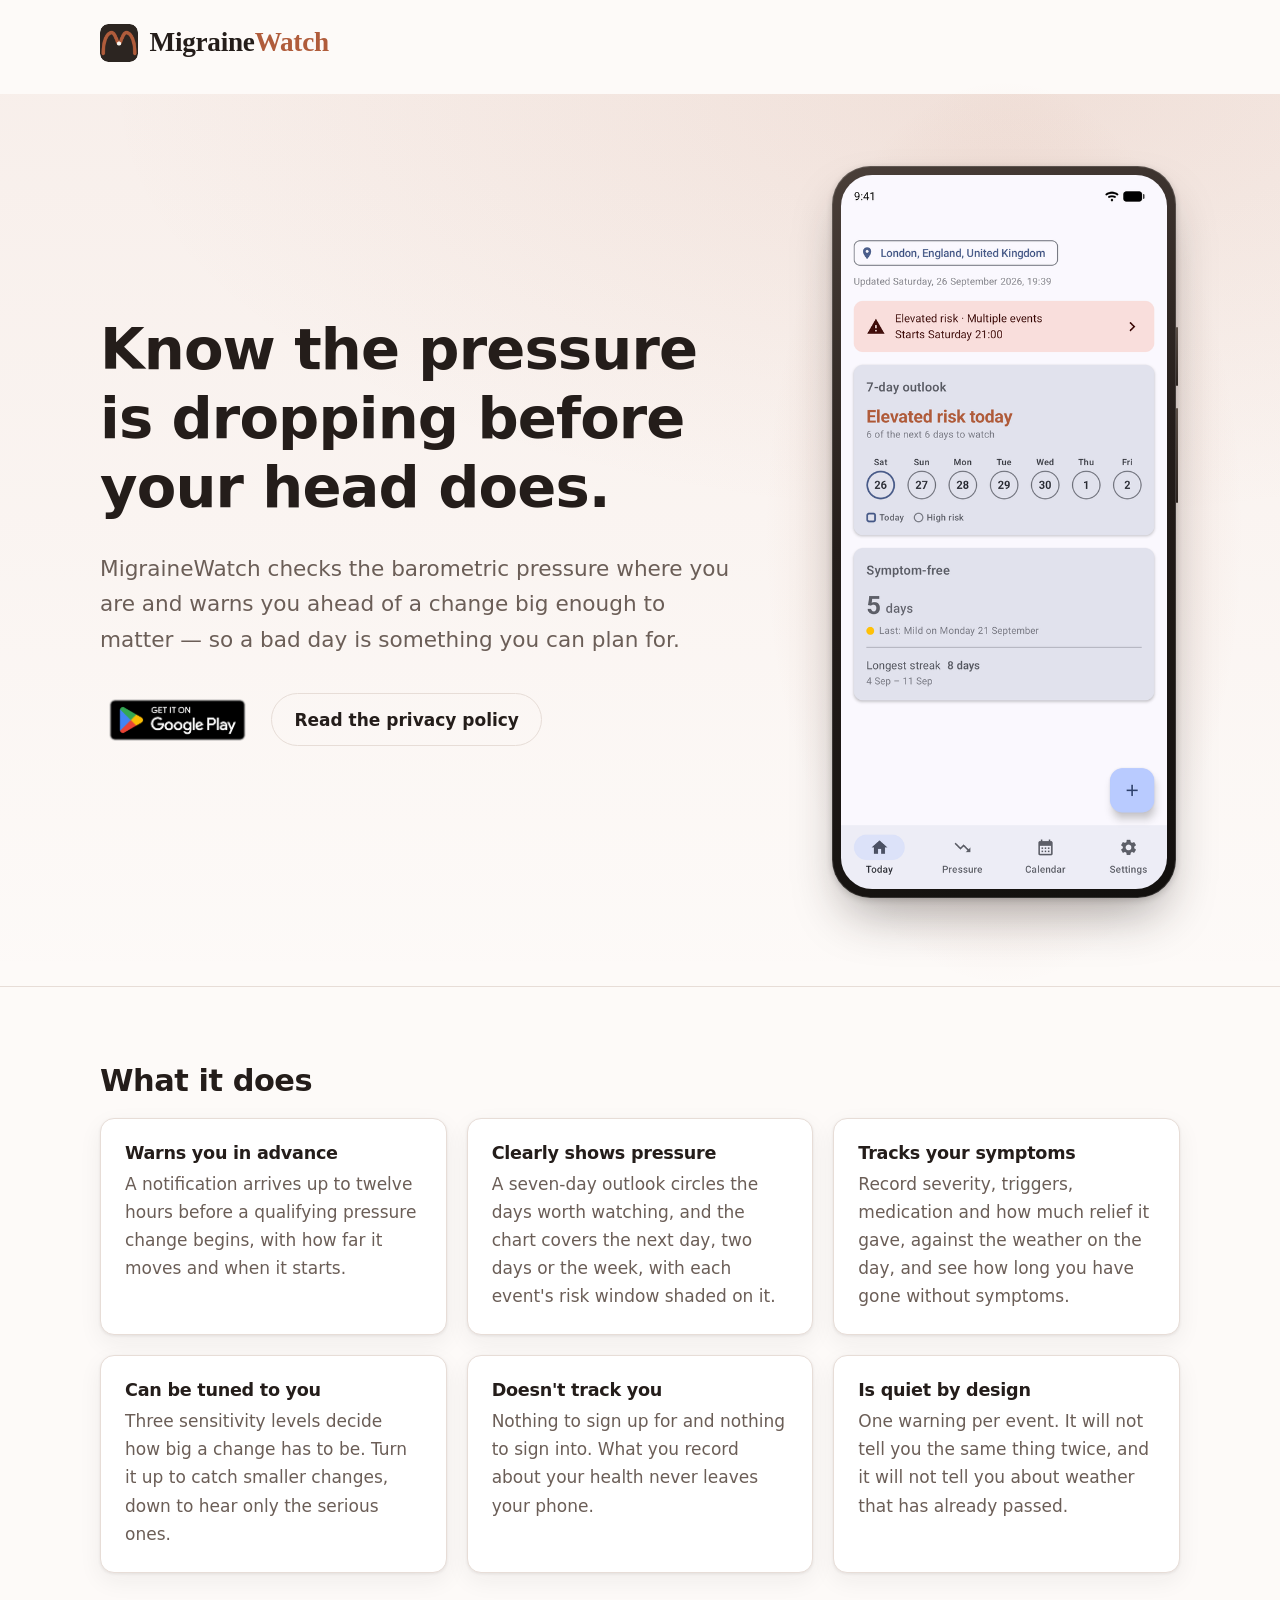
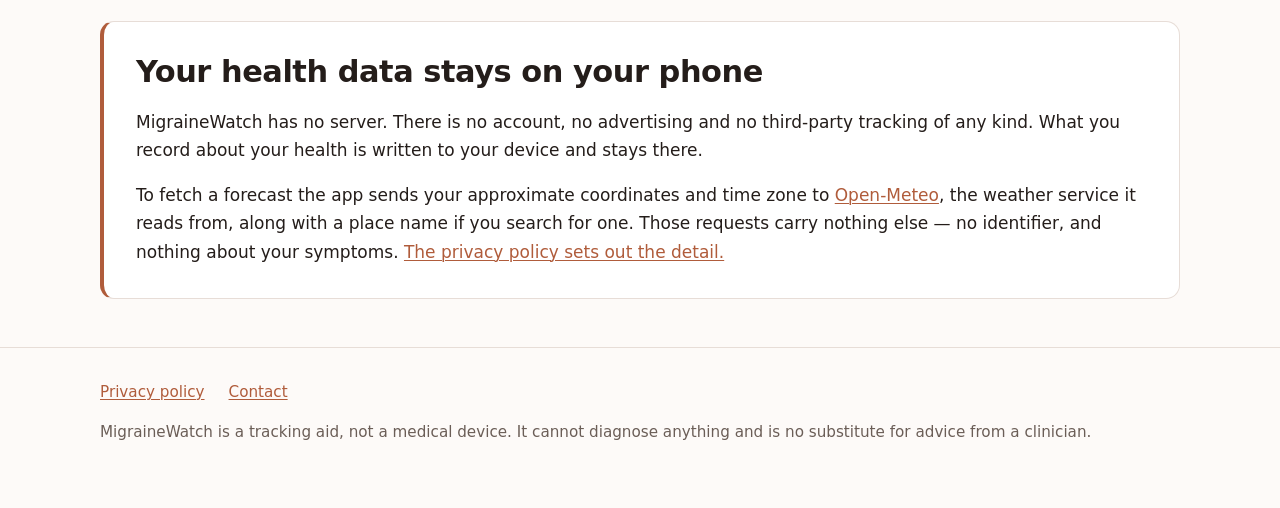
<file: docs/index.html>
<!DOCTYPE html>
<html lang="en">
<head>
<meta charset="utf-8">
<meta name="viewport" content="width=device-width, initial-scale=1">
<title>MigraineWatch — barometric pressure alerts for migraine</title>
<meta name="description" content="MigraineWatch tracks barometric pressure and warns you before a change large enough to matter. Your symptom log never leaves your phone.">
<meta name="theme-color" content="#2c2521">
<link rel="stylesheet" href="styles.css">
<link rel="icon" type="image/png" href="logo.png">
<link rel="apple-touch-icon" href="logo.png">
</head>
<body>

<header class="site-header">
    <div class="wrap">
        <a class="brand" href="./">
            <img class="brand-mark" src="logo.png" width="256" height="256" alt="">
            <span class="wordmark">Migraine<span class="wordmark-accent">Watch</span></span>
        </a>
    </div>
</header>

<main>
    <section class="hero">
        <div class="wrap hero-layout">
            <div class="hero-copy">
                <h1>Know the pressure is dropping before your head does.</h1>
                <p class="lede">
                    MigraineWatch checks the barometric pressure where you are and warns you
                    ahead of a change big enough to matter — so a bad day is something you
                    can plan for.
                </p>
                <div class="cta-row">
                    <!-- TODO: replace with your Play Store listing URL once the app is live.
                         The badge artwork is Google's own and must not be altered, recoloured
                         or redrawn — see play.google.com/intl/en_us/badges/. -->
                    <a class="play-badge" href="#">
                        <img src="google-play-badge.png" width="646" height="250"
                             alt="Get it on Google Play">
                    </a>
                    <a class="btn btn--ghost" href="privacy.html">Read the privacy policy</a>
                </div>
            </div>

            <div class="shot">
                <div class="device">
                    <div class="device-screen">
                        <img src="screenshot-today.png"
                             width="540" height="1181"
                             alt="The Today screen for London: a red banner reading 'Elevated risk, multiple events, starts Saturday 21:00', above a seven-day outlook headed 'Elevated risk today' with a circle on each day to watch, and a symptom-free count of 5 days since a mild day on Monday 21 September."
                             loading="eager" decoding="async">
                    </div>
                </div>
            </div>
        </div>
    </section>

    <section class="wrap">
        <h2>What it does</h2>
        <ul class="grid">
            <li class="card">
                <h3>Warns you in advance</h3>
                <p>
                    A notification arrives up to twelve hours before a qualifying pressure
                    change begins, with how far it moves and when it starts.
                </p>
            </li>
            <li class="card">
                <h3>Clearly shows pressure</h3>
                <p>
                    A seven-day outlook circles the days worth watching, and the chart
                    covers the next day, two days or the week, with each event's risk
                    window shaded on it.
                </p>
            </li>
            <li class="card">
                <h3>Tracks your symptoms</h3>
                <p>
                    Record severity, triggers, medication and how much relief it gave,
                    against the weather on the day, and see how long you have gone
                    without symptoms.
                </p>
            </li>
            <li class="card">
                <h3>Can be tuned to you</h3>
                <p>
                    Three sensitivity levels decide how big a change has to be. Turn it up
                    to catch smaller changes, down to hear only the serious ones.
                </p>
            </li>
            <li class="card">
                <h3>Doesn't track you</h3>
                <p>
                    Nothing to sign up for and nothing to sign into. What you record about
                    your health never leaves your phone.
                </p>
            </li>
            <li class="card">
                <h3>Is quiet by design</h3>
                <p>
                    One warning per event. It will not tell you the same thing twice, and
                    it will not tell you about weather that has already passed.
                </p>
            </li>
        </ul>

        <div class="panel">
            <h2>Your health data stays on your phone</h2>
            <p>
                MigraineWatch has no server. There is no account, no
                advertising and no third-party tracking of any kind. What you record about
                your health is written to your device and stays there.
            </p>
            <p>
                To fetch a forecast the app sends your approximate coordinates and time
                zone to <a href="https://open-meteo.com/" rel="noopener">Open-Meteo</a>,
                the weather service it reads from, along with a place name if you search
                for one. Those requests carry nothing else — no identifier, and nothing
                about your symptoms.
                <a href="privacy.html">The privacy policy sets out the detail.</a>
            </p>
        </div>
    </section>
</main>

<footer class="site-footer">
    <div class="wrap">
        <ul>
            <li><a href="privacy.html">Privacy policy</a></li>
            <li><a href="mailto:radami.contact@gmail.com">Contact</a></li>
        </ul>
        <p>
            MigraineWatch is a tracking aid, not a medical device. It cannot diagnose
            anything and is no substitute for advice from a clinician.
        </p>
    </div>
</footer>

</body>
</html>
</file>
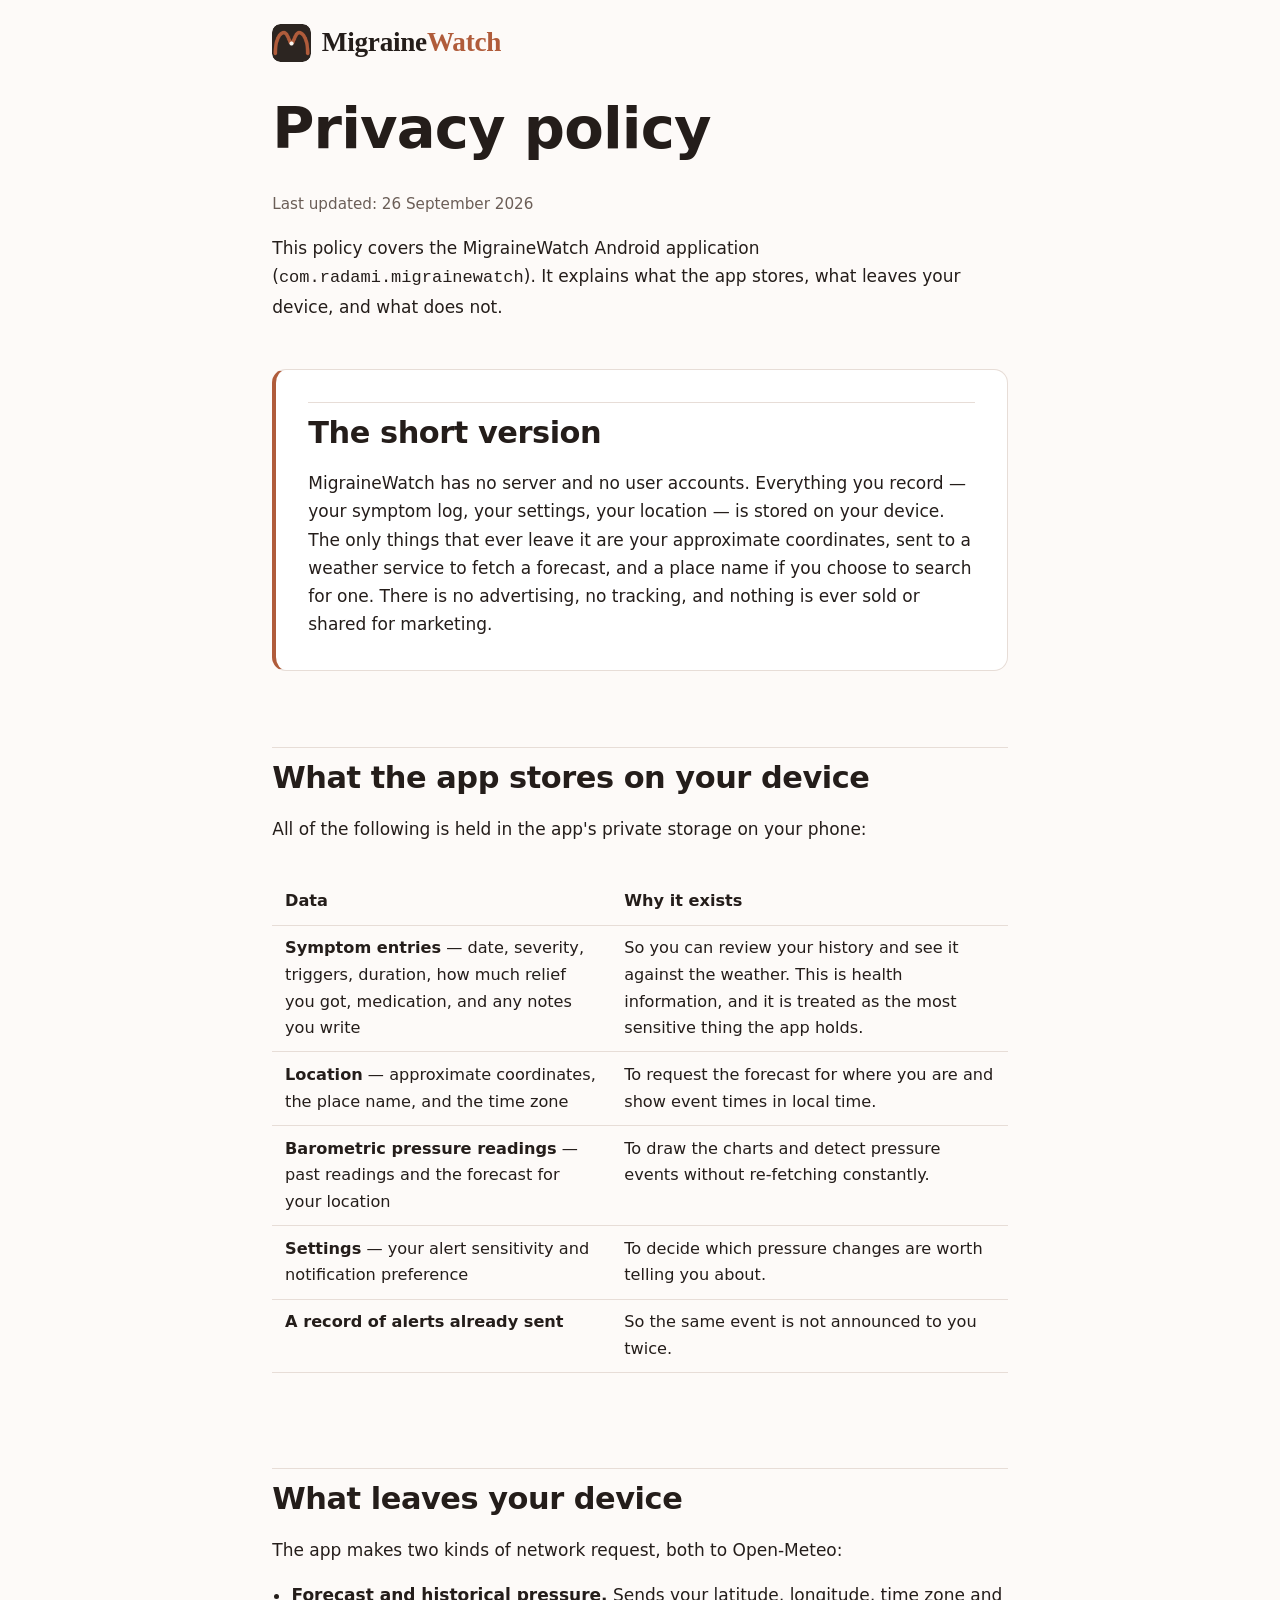
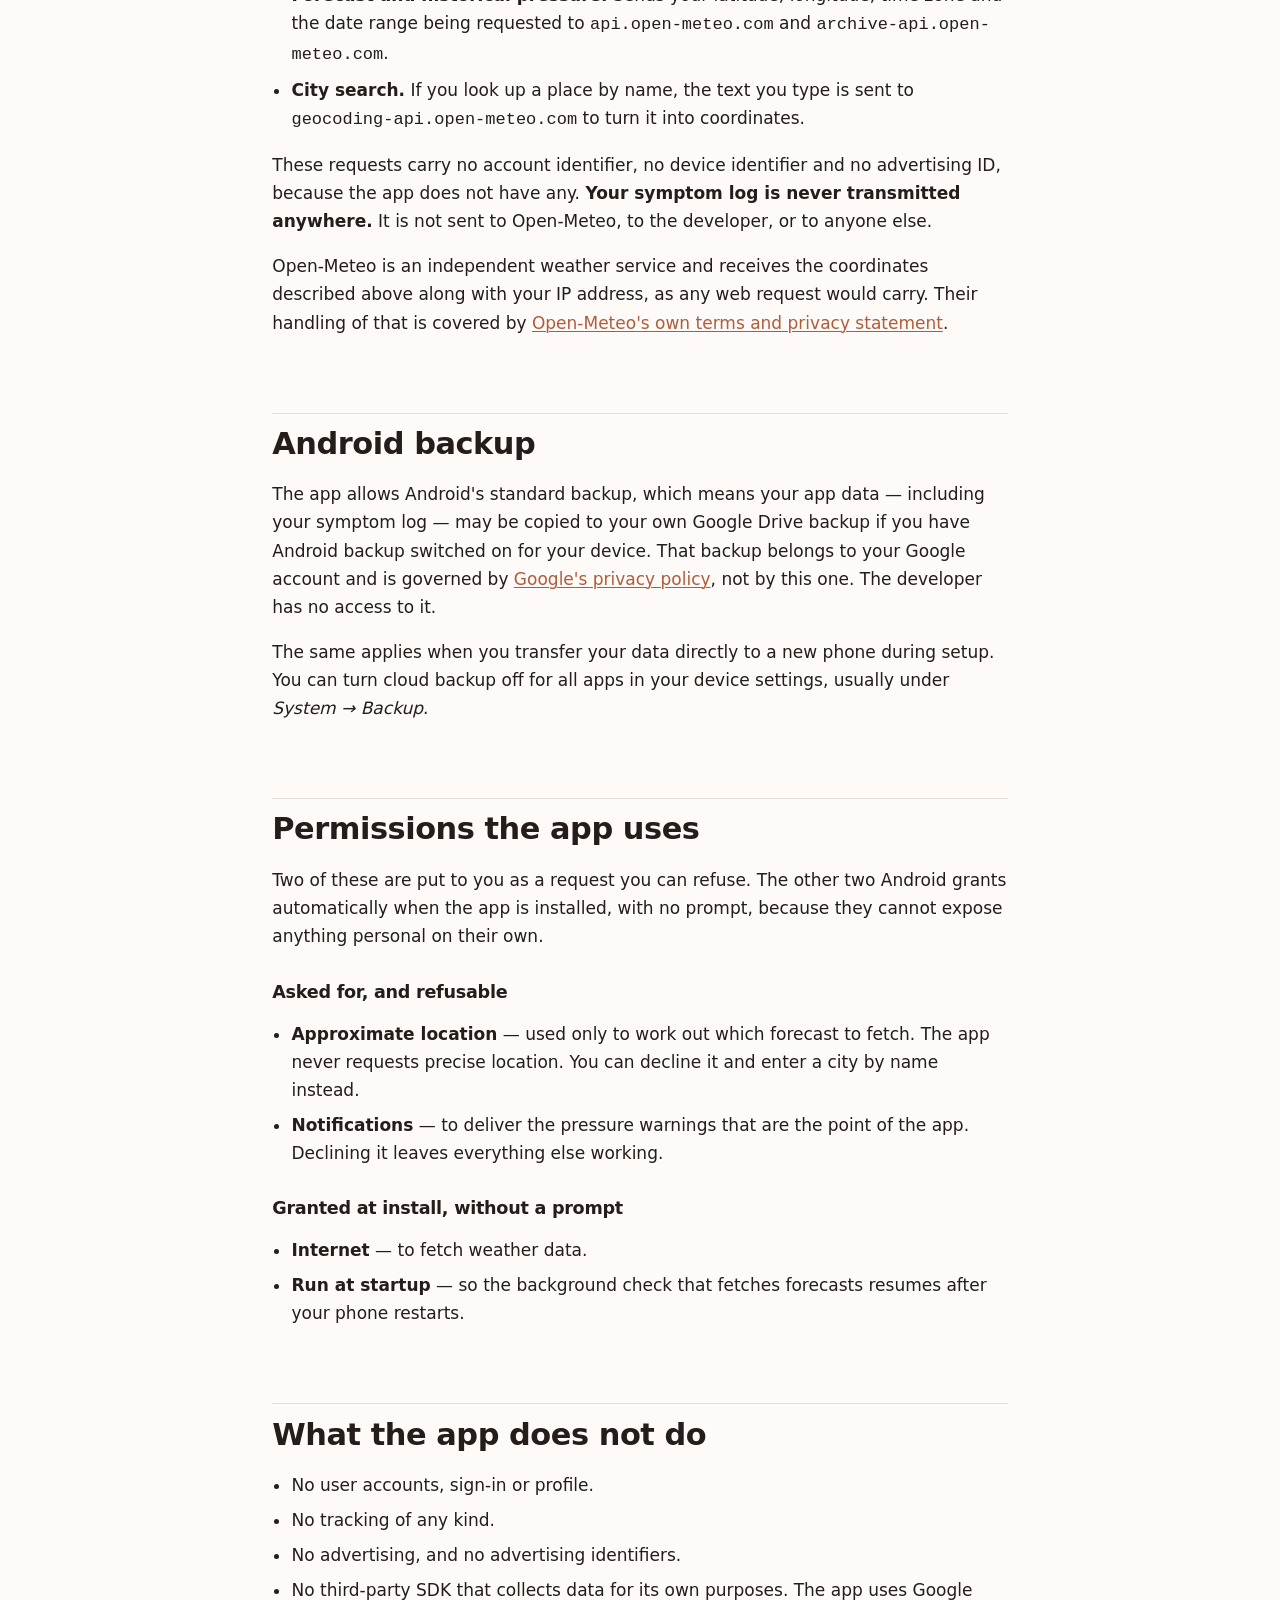
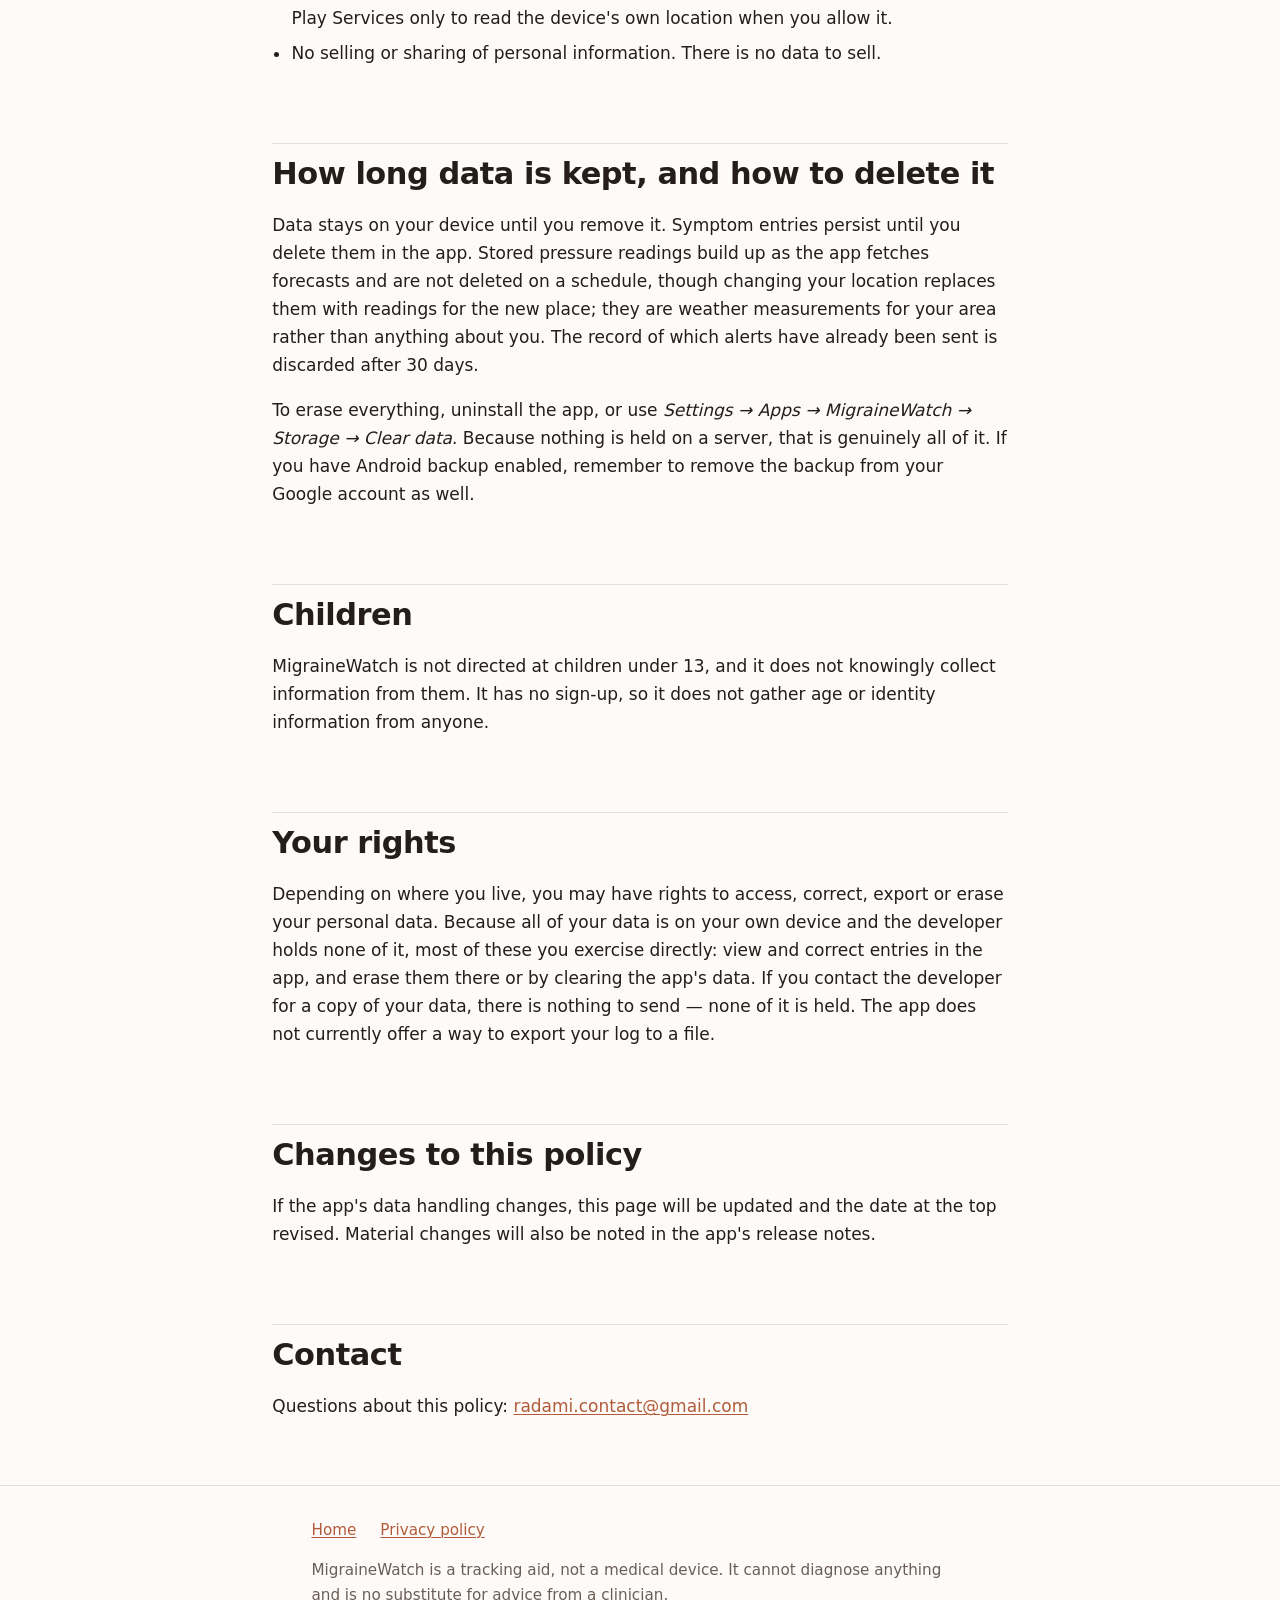
<file: docs/privacy.html>
<!DOCTYPE html>
<html lang="en">
<head>
<meta charset="utf-8">
<meta name="viewport" content="width=device-width, initial-scale=1">
<title>Privacy policy — MigraineWatch</title>
<meta name="description" content="How MigraineWatch handles your data: the symptom log stays on your device, and only your approximate coordinates and any place you search for are sent to the weather service.">
<meta name="theme-color" content="#2c2521">
<link rel="stylesheet" href="styles.css">
<link rel="icon" type="image/png" href="logo.png">
<link rel="apple-touch-icon" href="logo.png">
</head>
<body>

<header class="site-header">
    <div class="wrap wrap--narrow">
        <a class="brand" href="./">
            <img class="brand-mark" src="logo.png" width="256" height="256" alt="">
            <span class="wordmark">Migraine<span class="wordmark-accent">Watch</span></span>
        </a>
    </div>
</header>

<main class="wrap wrap--narrow prose">
    <h1>Privacy policy</h1>
    <!-- Revise this whenever the policy's substance changes, not on cosmetic edits. -->
    <p class="updated">Last updated: 26 September 2026</p>

    <p>
        This policy covers the MigraineWatch Android application
        (<code>com.radami.migrainewatch</code>). It explains what the app stores, what
        leaves your device, and what does not.
    </p>

    <div class="panel">
        <h2>The short version</h2>
        <p>
            MigraineWatch has no server and no user accounts. Everything you record —
            your symptom log, your settings, your location — is stored on your device.
            The only things that ever leave it are your approximate coordinates, sent to
            a weather service to fetch a forecast, and a place name if you choose to
            search for one. There is no advertising, no tracking, and
            nothing is ever sold or shared for marketing.
        </p>
    </div>

    <h2>What the app stores on your device</h2>
    <p>All of the following is held in the app's private storage on your phone:</p>
    <div class="scroll-x">
        <table>
            <thead>
                <tr><th scope="col">Data</th><th scope="col">Why it exists</th></tr>
            </thead>
            <tbody>
                <tr>
                    <td><strong>Symptom entries</strong> — date, severity, triggers, duration, how much relief you got, medication, and any notes you write</td>
                    <td>So you can review your history and see it against the weather. This is health information, and it is treated as the most sensitive thing the app holds.</td>
                </tr>
                <tr>
                    <td><strong>Location</strong> — approximate coordinates, the place name, and the time zone</td>
                    <td>To request the forecast for where you are and show event times in local time.</td>
                </tr>
                <tr>
                    <td><strong>Barometric pressure readings</strong> — past readings and the forecast for your location</td>
                    <td>To draw the charts and detect pressure events without re-fetching constantly.</td>
                </tr>
                <tr>
                    <td><strong>Settings</strong> — your alert sensitivity and notification preference</td>
                    <td>To decide which pressure changes are worth telling you about.</td>
                </tr>
                <tr>
                    <td><strong>A record of alerts already sent</strong></td>
                    <td>So the same event is not announced to you twice.</td>
                </tr>
            </tbody>
        </table>
    </div>

    <h2>What leaves your device</h2>
    <p>The app makes two kinds of network request, both to Open-Meteo:</p>
    <ul>
        <li>
            <strong>Forecast and historical pressure.</strong> Sends your latitude,
            longitude, time zone and the date range being requested to
            <code>api.open-meteo.com</code> and <code>archive-api.open-meteo.com</code>.
        </li>
        <li>
            <strong>City search.</strong> If you look up a place by name, the text you
            type is sent to <code>geocoding-api.open-meteo.com</code> to turn it into
            coordinates.
        </li>
    </ul>
    <p>
        These requests carry no account identifier, no device identifier and no
        advertising ID, because the app does not have any. <strong>Your symptom log is
        never transmitted anywhere.</strong> It is not sent to Open-Meteo, to the
        developer, or to anyone else.
    </p>
    <p>
        Open-Meteo is an independent weather service and receives the coordinates
        described above along with your IP address, as any web request would carry. Their
        handling of that is covered by
        <a href="https://open-meteo.com/en/terms" rel="noopener">Open-Meteo's own terms and privacy statement</a>.
    </p>

    <h2>Android backup</h2>
    <p>
        The app allows Android's standard backup, which means your app data — including
        your symptom log — may be copied to your own Google Drive backup if you have
        Android backup switched on for your device. That backup belongs to your Google
        account and is governed by
        <a href="https://policies.google.com/privacy" rel="noopener">Google's privacy policy</a>,
        not by this one. The developer has no access to it.
    </p>
    <p>
        The same applies when you transfer your data directly to a new phone during setup.
        You can turn cloud backup off for all apps in your device settings, usually under
        <em>System &rarr; Backup</em>.
    </p>

    <h2>Permissions the app uses</h2>

    <p>
        Two of these are put to you as a request you can refuse. The other two Android grants
        automatically when the app is installed, with no prompt, because they cannot expose
        anything personal on their own.
    </p>

    <h3>Asked for, and refusable</h3>
    <ul>
        <li><strong>Approximate location</strong> — used only to work out which forecast to fetch. The app never requests precise location. You can decline it and enter a city by name instead.</li>
        <li><strong>Notifications</strong> — to deliver the pressure warnings that are the point of the app. Declining it leaves everything else working.</li>
    </ul>

    <h3>Granted at install, without a prompt</h3>
    <ul>
        <li><strong>Internet</strong> — to fetch weather data.</li>
        <li><strong>Run at startup</strong> — so the background check that fetches forecasts resumes after your phone restarts.</li>
    </ul>

    <h2>What the app does not do</h2>
    <ul>
        <li>No user accounts, sign-in or profile.</li>
        <li>No tracking of any kind.</li>
        <li>No advertising, and no advertising identifiers.</li>
        <li>No third-party SDK that collects data for its own purposes. The app uses Google
            Play Services only to read the device's own location when you allow it.</li>
        <li>No selling or sharing of personal information. There is no data to sell.</li>
    </ul>

    <h2>How long data is kept, and how to delete it</h2>
    <p>
        Data stays on your device until you remove it. Symptom entries persist until you
        delete them in the app. Stored pressure readings build up as the app fetches
        forecasts and are not deleted on a schedule, though changing your location replaces
        them with readings for the new place; they are weather measurements for your area
        rather than anything about you. The record of which alerts have already been
        sent is discarded after 30 days.
    </p>
    <p>
        To erase everything, uninstall the app, or use
        <em>Settings &rarr; Apps &rarr; MigraineWatch &rarr; Storage &rarr; Clear data</em>.
        Because nothing is held on a server, that is genuinely all of it. If you have
        Android backup enabled, remember to remove the backup from your Google account as
        well.
    </p>

    <h2>Children</h2>
    <p>
        MigraineWatch is not directed at children under 13, and it does not knowingly
        collect information from them. It has no sign-up, so it does not gather age or
        identity information from anyone.
    </p>

    <h2>Your rights</h2>
    <p>
        Depending on where you live, you may have rights to access, correct, export or
        erase your personal data. Because all of your data is on your own device and the
        developer holds none of it, most of these you exercise directly: view and correct
        entries in the app, and erase them there or by clearing the app's data. If you
        contact the developer for a copy of your data, there is nothing to send — none of
        it is held. The app does not currently offer a way to export your log to a file.
    </p>

    <h2>Changes to this policy</h2>
    <p>
        If the app's data handling changes, this page will be updated and the date at the
        top revised. Material changes will also be noted in the app's release notes.
    </p>

    <h2>Contact</h2>
    <p>
        Questions about this policy: <a href="mailto:radami.contact@gmail.com">radami.contact@gmail.com</a>
    </p>
</main>

<footer class="site-footer">
    <div class="wrap wrap--narrow">
        <ul>
            <li><a href="./">Home</a></li>
            <li><a href="privacy.html">Privacy policy</a></li>
        </ul>
        <p>
            MigraineWatch is a tracking aid, not a medical device. It cannot diagnose
            anything and is no substitute for advice from a clinician.
        </p>
    </div>
</footer>

</body>
</html>
</file>
<file: docs/styles.css>
/* MigraineWatch — shared styles for the landing and privacy pages.
   No external fonts or assets, so both pages work from any static host. */

:root {
    --accent: #b05c3b;
    --accent-strong: #8e1b1b;
    --bg: #fdfaf8;
    --surface: #ffffff;
    --border: #e7ddd7;
    --text: #241d1a;
    --text-muted: #6b5e57;
    --shadow: 0 1px 3px rgb(36 29 26 / 8%), 0 8px 24px rgb(36 29 26 / 6%);
    --radius: 14px;
    --measure: 68ch;
}

@media (prefers-color-scheme: dark) {
    :root {
        --accent: #e48d6c;
        --accent-strong: #f08b8b;
        --bg: #16120f;
        --surface: #201a16;
        --border: #362c26;
        --text: #f3ece8;
        --text-muted: #b3a49b;
        --shadow: none;
    }
}

*,
*::before,
*::after {
    box-sizing: border-box;
}

html {
    -webkit-text-size-adjust: 100%;
    scroll-behavior: smooth;
}

body {
    margin: 0;
    background: var(--bg);
    color: var(--text);
    font-family: system-ui, -apple-system, "Segoe UI", Roboto, Helvetica, Arial, sans-serif;
    line-height: 1.65;
    /* Fluid base size: readable on a phone, not oversized on a desktop. */
    font-size: clamp(1rem, 0.96rem + 0.2vw, 1.0625rem);
}

/* Every section shares one gutter, so nothing touches the edge on a narrow screen. */
.wrap {
    width: min(100% - 2.5rem, 1080px);
    margin-inline: auto;
}

.wrap--narrow {
    width: min(100% - 2.5rem, var(--measure));
}

a {
    color: var(--accent);
    text-decoration-thickness: 1px;
    text-underline-offset: 2px;
}

a:hover {
    text-decoration-thickness: 2px;
}

h1,
h2,
h3 {
    line-height: 1.2;
    letter-spacing: -0.015em;
    text-wrap: balance;
}

h1 {
    font-size: clamp(2.1rem, 1.4rem + 3.2vw, 3.6rem);
    margin: 0 0 0.5em;
}

h2 {
    font-size: clamp(1.4rem, 1.2rem + 1vw, 1.9rem);
    margin: 2.5em 0 0.6em;
}

h3 {
    font-size: 1.1rem;
    margin: 0 0 0.35em;
}

/* ---------- Site header ---------- */

.site-header {
    padding: 1.5rem 0;
}

.brand {
    display: inline-flex;
    align-items: center;
    gap: 0.7rem;
    color: var(--text);
    text-decoration: none;
}

.brand-mark {
    flex: none;
    width: 2.4rem;
    height: 2.4rem;
    border-radius: 22%;
}

/* Mirrors the wordmark on the app's Settings screen: a bold serif, with the second half
   in the same terracotta the pressure chart is drawn in. */
.wordmark {
    font-family: Georgia, "Iowan Old Style", "Times New Roman", Times, serif;
    font-weight: 700;
    font-size: clamp(1.35rem, 1.2rem + 0.7vw, 1.7rem);
    letter-spacing: -0.01em;
    line-height: 1.1;
}

.wordmark-accent {
    color: var(--accent);
}

/* ---------- Hero ---------- */

/* A full-bleed tinted band that the hero content sits inside, fading back into the page so
   there is no hard seam where it ends. */
.hero {
    position: relative;
    padding: clamp(2rem, 6vw, 4.5rem) 0 clamp(3rem, 8vw, 5.5rem);
    background:
        radial-gradient(120% 80% at 80% 0%, rgb(176 92 59 / 10%), transparent 60%),
        linear-gradient(180deg, rgb(176 92 59 / 7%), transparent 100%);
    border-bottom: 1px solid var(--border);
}

@media (prefers-color-scheme: dark) {
    .hero {
        background:
            radial-gradient(120% 80% at 80% 0%, rgb(228 141 108 / 10%), transparent 60%),
            linear-gradient(180deg, rgb(228 141 108 / 6%), transparent 100%);
    }
}

/* Stacked on a phone, side by side once there is room for the copy to keep its measure.
   The breakpoint is the one place a fixed width is warranted: it is set by how narrow the
   text column can get before it reads badly, not by any particular device. */
.hero-layout {
    display: grid;
    gap: clamp(2rem, 5vw, 3.5rem);
    align-items: center;
}

@media (min-width: 46rem) {
    .hero-layout {
        grid-template-columns: 1fr minmax(0, 22rem);
    }
}

.shot {
    justify-self: center;
    position: relative;
}

/* A soft wash of the brand colour behind the phone, so it reads as sitting in the hero
   rather than pasted on top of it. */
.shot::before {
    content: "";
    position: absolute;
    inset: -12% -18%;
    background: radial-gradient(closest-side, rgb(176 92 59 / 22%), transparent 100%);
    z-index: -1;
}

/* ---------- Phone frame ---------- */

.device {
    position: relative;
    /* Sized so the screenshot's own UI text stays legible rather than to fit a column:
       below about 20rem the chart labels and banner copy shrink past reading size. */
    width: min(100%, 21.5rem);
    margin-inline: auto;
    padding: 0.55rem;
    border-radius: 2.4rem;
    background: linear-gradient(160deg, #4a3f39, #241d1a 45%, #12100e);
    box-shadow:
        inset 0 0 0 1px rgb(255 255 255 / 14%),
        0 2px 6px rgb(36 29 26 / 18%),
        0 26px 50px -12px rgb(36 29 26 / 38%);
}

.device-screen {
    position: relative;
    border-radius: 1.95rem;
    overflow: hidden;
    /* Kills the descender gap under an inline image, which would show as a dark sliver. */
    line-height: 0;
    background: #fdfaf8;
}

.device-screen img {
    display: block;
    width: 100%;
    height: auto;
}

/* Power and volume keys, drawn rather than imaged so they scale with the frame. */
.device::after,
.device::before {
    content: "";
    position: absolute;
    width: 2px;
    border-radius: 2px;
    background: linear-gradient(#5b4f47, #2b231f);
}

.device::before {
    right: -2px;
    top: 22%;
    height: 8%;
}

.device::after {
    right: -2px;
    top: 33%;
    height: 13%;
}

@media (prefers-color-scheme: dark) {
    .device {
        background: linear-gradient(160deg, #3a322c, #1a1512 45%, #0d0b0a);
        box-shadow:
            inset 0 0 0 1px rgb(255 255 255 / 10%),
            0 26px 50px -12px rgb(0 0 0 / 60%);
    }

    .shot::before {
        background: radial-gradient(closest-side, rgb(228 141 108 / 16%), transparent 100%);
    }
}

.hero p.lede {
    font-size: clamp(1.1rem, 1rem + 0.6vw, 1.35rem);
    color: var(--text-muted);
    max-width: 46ch;
    margin: 0 0 2rem;
}

.cta-row {
    display: flex;
    flex-wrap: wrap;
    gap: 0.75rem 1rem;
    align-items: center;
}

.btn {
    display: inline-block;
    padding: 0.7rem 1.4rem;
    border-radius: 999px;
    font-weight: 600;
    text-decoration: none;
    border: 1px solid transparent;
}

.btn--primary {
    background: var(--accent);
    color: #fff;
}

@media (prefers-color-scheme: dark) {
    .btn--primary {
        color: #1b120e;
    }
}

.btn--primary:hover {
    filter: brightness(1.08);
}

.btn--ghost {
    border-color: var(--border);
    color: var(--text);
}

.btn--ghost:hover {
    border-color: var(--accent);
}

/* Google's badge is supplied artwork and must not be recoloured, redrawn or given a border.
   The PNG already carries the clear space its guidelines require, so it only needs sizing —
   the 40px floor is their stated minimum height for the badge itself. */
.play-badge {
    display: inline-block;
    line-height: 0;
}

.play-badge img {
    width: auto;
    height: clamp(3.25rem, 3rem + 1vw, 3.75rem);
    max-width: 100%;
}

.play-badge:focus-visible {
    outline: 2px solid var(--accent);
    outline-offset: 2px;
    border-radius: 8px;
}

/* ---------- Feature grid ---------- */

/* auto-fit + minmax gives one column on a phone and two or three further up,
   without a single width breakpoint to maintain. */
.grid {
    display: grid;
    gap: 1.25rem;
    grid-template-columns: repeat(auto-fit, minmax(min(100%, 17rem), 1fr));
    padding: 0;
    margin: 0;
    list-style: none;
}

.card {
    background: var(--surface);
    border: 1px solid var(--border);
    border-radius: var(--radius);
    padding: 1.5rem;
    box-shadow: var(--shadow);
}

.card p {
    margin: 0;
    color: var(--text-muted);
}

/* ---------- Privacy highlight ---------- */

.panel {
    background: var(--surface);
    border: 1px solid var(--border);
    border-left: 4px solid var(--accent);
    border-radius: var(--radius);
    padding: clamp(1.25rem, 4vw, 2rem);
    margin: 3rem 0;
}

.panel h2 {
    margin-top: 0;
}

.panel :last-child {
    margin-bottom: 0;
}

/* ---------- Prose (privacy policy) ---------- */

.prose {
    padding-bottom: 3rem;
}

.prose h2 {
    padding-top: 0.4em;
    border-top: 1px solid var(--border);
}

/* The bare h3 is sized for the feature cards, where it sits flush at the top of its box.
   In running text it needs room above it to read as a subheading rather than a stray line. */
.prose h3 {
    margin-top: 1.8em;
}

.prose ul {
    padding-left: 1.2rem;
}

.prose li + li {
    margin-top: 0.4em;
}

.prose table {
    width: 100%;
    border-collapse: collapse;
    margin: 1.2rem 0;
    font-size: 0.95em;
}

.prose th,
.prose td {
    text-align: left;
    vertical-align: top;
    padding: 0.6rem 0.8rem;
    border-bottom: 1px solid var(--border);
}

.prose th {
    font-weight: 650;
}

/* A table is the one thing likely to overflow a 320px screen, so let it scroll
   inside its own box rather than pushing the page sideways. */
.scroll-x {
    overflow-x: auto;
    -webkit-overflow-scrolling: touch;
}

.updated {
    color: var(--text-muted);
    font-size: 0.95rem;
    margin-top: 0;
}

/* ---------- Footer ---------- */

.site-footer {
    border-top: 1px solid var(--border);
    padding: 2rem 0 3rem;
    color: var(--text-muted);
    font-size: 0.95rem;
}

.site-footer ul {
    display: flex;
    flex-wrap: wrap;
    gap: 0.5rem 1.5rem;
    list-style: none;
    padding: 0;
    margin: 0 0 0.75rem;
}

:where(a, .btn):focus-visible {
    outline: 2px solid var(--accent);
    outline-offset: 3px;
    border-radius: 4px;
}

@media (prefers-reduced-motion: reduce) {
    html {
        scroll-behavior: auto;
    }
}
</file>
